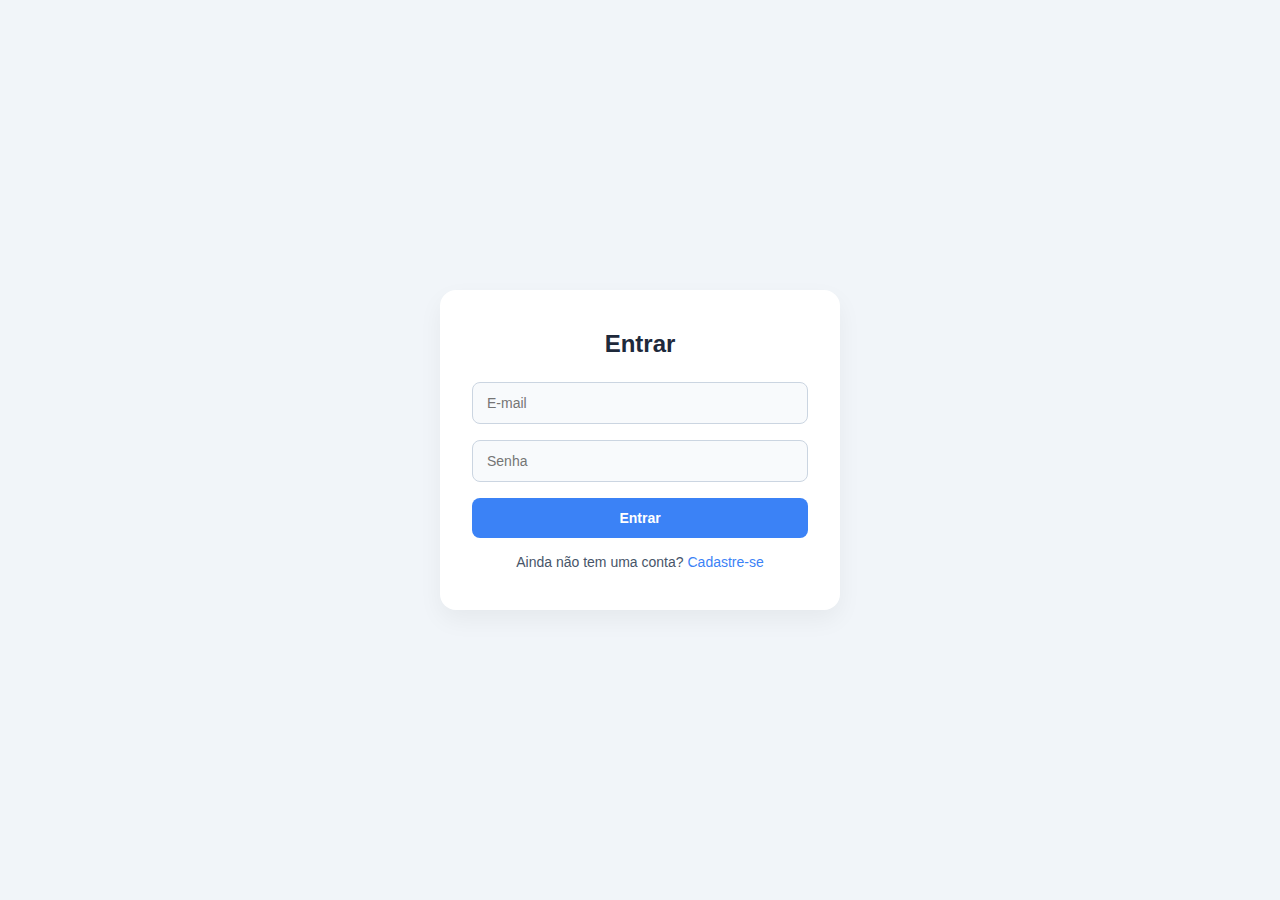
<file: index.html>
<!DOCTYPE html>
<html lang="pt-BR">
<head>
  <meta charset="UTF-8" />
  <meta name="viewport" content="width=device-width, initial-scale=1.0"/>
  <title>Login</title>
  <link rel="stylesheet" href="styles-auth.css" />
</head>
<body>
  <div class="auth-container">
    <h2>Entrar</h2>
    <form action="login.php" method="POST">
      <input type="email" name="email" placeholder="E-mail" required />
      <input type="password" name="senha" placeholder="Senha" required />
      <button type="submit">Entrar</button>
    </form>
    <p>Ainda não tem uma conta? <a href="register.html">Cadastre-se</a></p>
  </div>
</body>
</html>
</file>
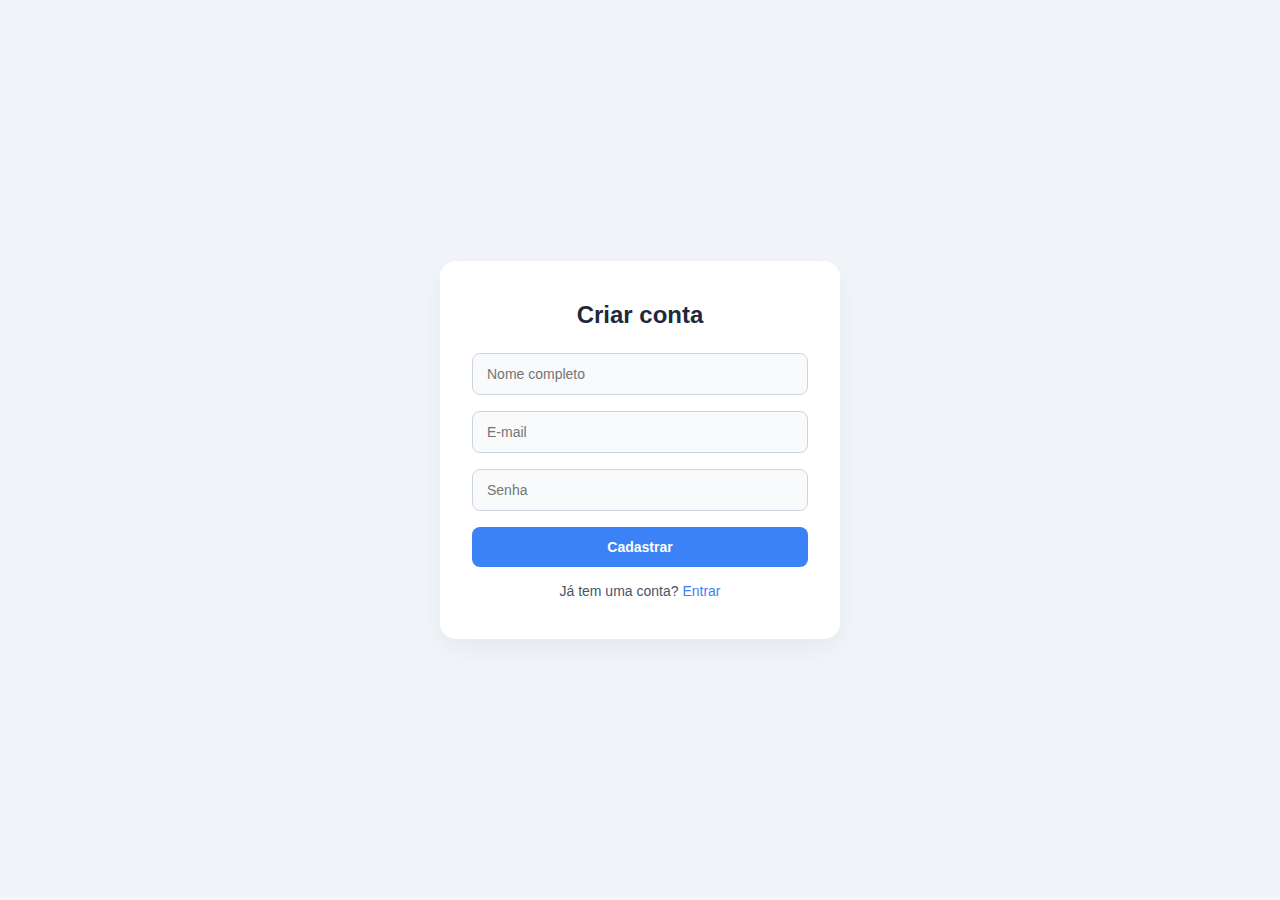
<file: register.html>
<!DOCTYPE html>
<html lang="pt-BR">
<head>
  <meta charset="UTF-8" />
  <meta name="viewport" content="width=device-width, initial-scale=1.0"/>
  <title>Cadastro</title>
  <link rel="stylesheet" href="styles-auth.css" />
</head>
<body>
  <div class="auth-container">
    <h2>Criar conta</h2>
    <form action="register.php" method="POST">
      <input type="text" name="nome" placeholder="Nome completo" required />
      <input type="email" name="email" placeholder="E-mail" required />
      <input type="password" name="senha" placeholder="Senha" required />
      <button type="submit">Cadastrar</button>
    </form>
    <p>Já tem uma conta? <a href="index.html">Entrar</a></p>
  </div>
</body>
</html>
</file>
<file: styles-auth.css>
/* Reset */
* {
  margin: 0;
  padding: 0;
  box-sizing: border-box;
}

body {
  font-family: 'Segoe UI', sans-serif;
  background: #f1f5f9;
  display: flex;
  align-items: center;
  justify-content: center;
  height: 100vh;
}

.auth-container {
  background: white;
  padding: 40px 32px;
  border-radius: 16px;
  box-shadow: 0 10px 25px rgba(0, 0, 0, 0.05);
  width: 100%;
  max-width: 400px;
  text-align: center;
}

.auth-container h2 {
  margin-bottom: 24px;
  font-size: 24px;
  color: #1e293b;
}

form {
  display: flex;
  flex-direction: column;
  gap: 16px;
}

input {
  padding: 12px 14px;
  border: 1px solid #cbd5e1;
  border-radius: 8px;
  font-size: 14px;
  transition: 0.2s;
  background-color: #f8fafc;
}

input:focus {
  border-color: #3b82f6;
  outline: none;
  background-color: white;
  box-shadow: 0 0 0 3px rgba(59, 130, 246, 0.2);
}

button {
  padding: 12px;
  background: #3b82f6;
  color: white;
  border: none;
  border-radius: 8px;
  font-weight: bold;
  font-size: 14px;
  cursor: pointer;
  transition: background 0.2s ease;
}

button:hover {
  background: #2563eb;
}

p {
  margin-top: 16px;
  font-size: 14px;
  color: #475569;
}

a {
  color: #3b82f6;
  text-decoration: none;
  font-weight: 500;
}

a:hover {
  text-decoration: underline;
}
</file>
